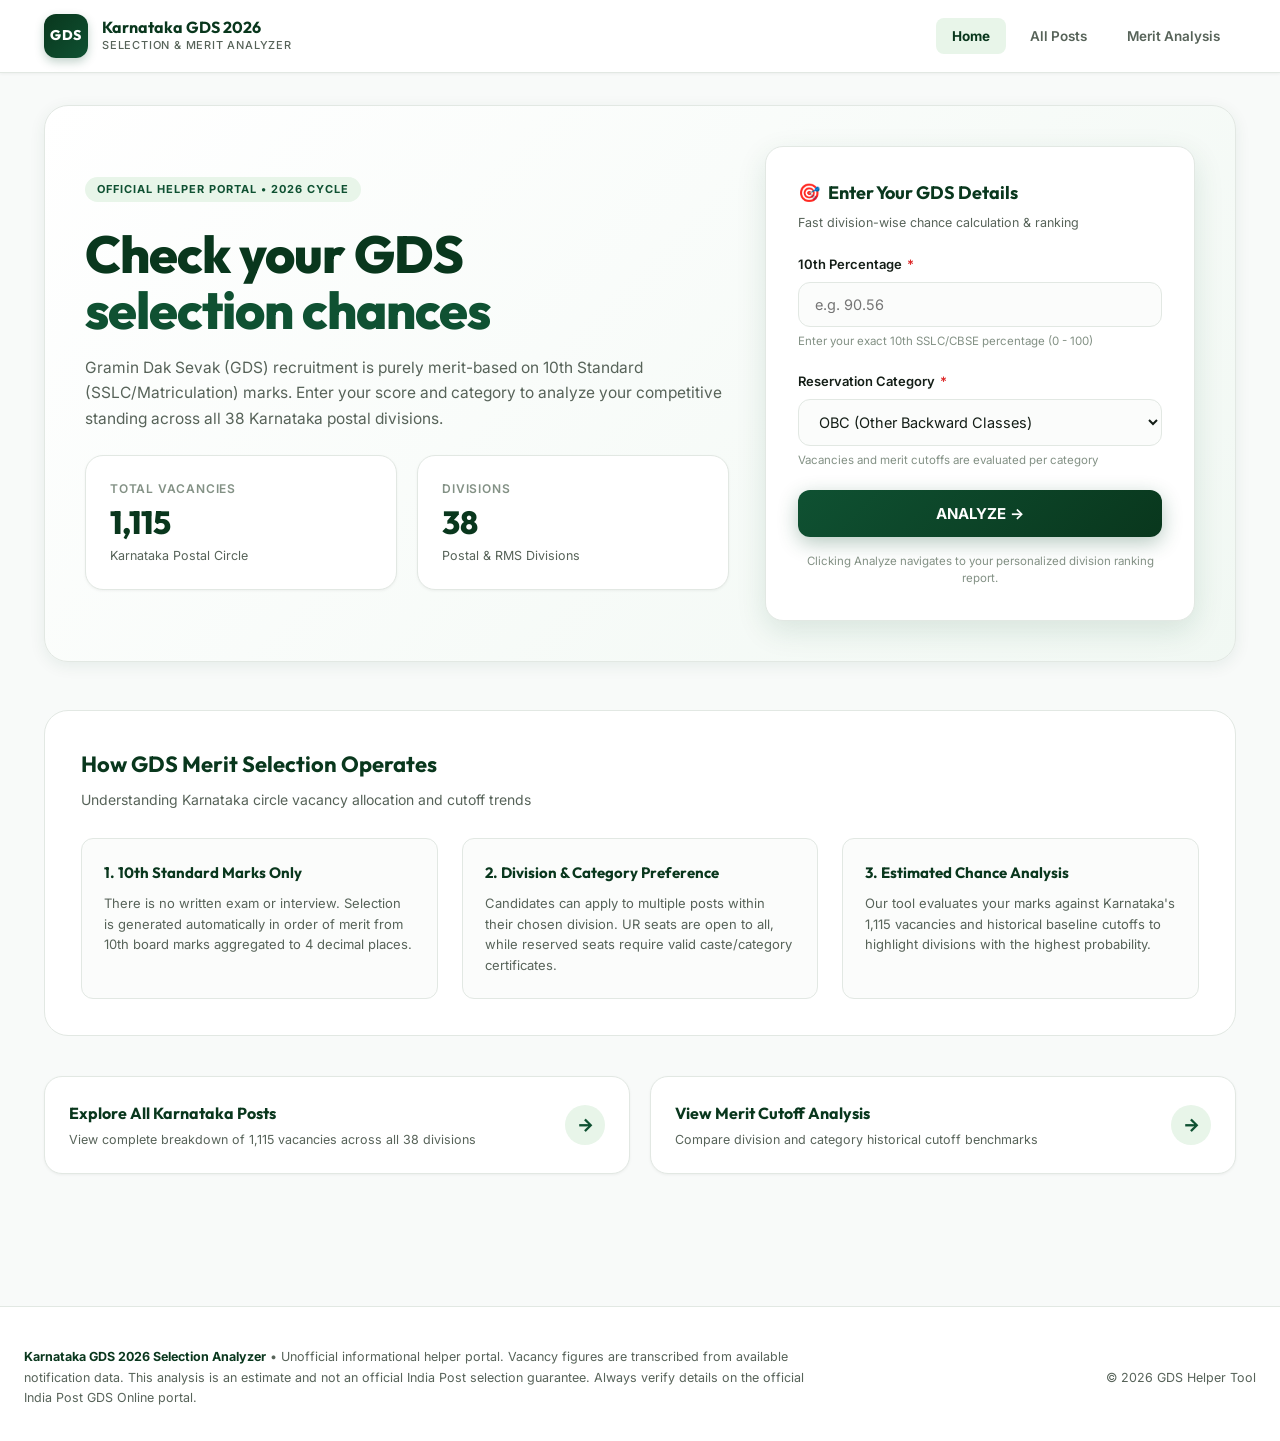
<file: index.html>
<!DOCTYPE html>
<html lang="en">
<head>
  <meta charset="UTF-8">
  <meta name="viewport" content="width=device-width, initial-scale=1.0">
  <title>Karnataka GDS 2026 Selection & Merit Analyzer</title>
  <meta name="description" content="Calculate your Karnataka GDS 2026 selection chance, compare 10th marks with reference cutoffs, and view division rankings.">
  <link rel="stylesheet" href="styles.css">
</head>
<body>

  <!-- Sticky Government Portal Header -->
  <header class="site-header">
    <div class="header-container">
      <a href="index.html" class="brand">
        <div class="brand-logo">GDS</div>
        <div class="brand-text">
          <b>Karnataka GDS 2026</b>
          <span>Selection & Merit Analyzer</span>
        </div>
      </a>
      <nav class="nav-menu" aria-label="Main Navigation">
        <a href="index.html" class="nav-link active">Home</a>
        <a href="posts.html" class="nav-link">All Posts</a>
        <a href="merit.html" class="nav-link">Merit Analysis</a>
      </nav>
    </div>
  </header>

  <!-- Main Content -->
  <main class="main-content">

    <!-- Hero & Input Form -->
    <section class="hero-wrapper">
      <div class="hero-info">
        <span class="page-badge">Official Helper Portal • 2026 Cycle</span>
        <h1>Check your GDS<em>selection chances</em></h1>
        <p class="hero-description">
          Gramin Dak Sevak (GDS) recruitment is purely merit-based on 10th Standard (SSLC/Matriculation) marks. Enter your score and category to analyze your competitive standing across all 38 Karnataka postal divisions.
        </p>
        
        <div class="stats-grid" style="margin-bottom: 0;">
          <div class="stat-card">
            <div class="stat-card-label">Total Vacancies</div>
            <div class="stat-card-value">1,115</div>
            <div class="stat-card-desc">Karnataka Postal Circle</div>
          </div>
          <div class="stat-card">
            <div class="stat-card-label">Divisions</div>
            <div class="stat-card-value">38</div>
            <div class="stat-card-desc">Postal & RMS Divisions</div>
          </div>
        </div>
      </div>

      <!-- User Input Card -->
      <div class="input-card">
        <h2 class="input-card-title">
          <span>🎯</span> Enter Your GDS Details
        </h2>
        <p class="input-card-subtitle">Fast division-wise chance calculation & ranking</p>

        <!-- Validation Alert Banner -->
        <div id="errorAlert" class="alert-error" role="alert">
          Please enter a valid 10th percentage between 0 and 100.
        </div>

        <form id="analyzerForm" novalidate>
          <div class="form-group">
            <label for="percentage" class="form-label">
              10th Percentage <span class="req">*</span>
            </label>
            <input 
              type="number" 
              id="percentage" 
              name="percentage"
              class="input-field" 
              min="0" 
              max="100" 
              step="0.01" 
              placeholder="e.g. 90.56" 
              required
              autocomplete="off"
            >
            <span class="input-hint">Enter your exact 10th SSLC/CBSE percentage (0 - 100)</span>
          </div>

          <div class="form-group">
            <label for="category" class="form-label">
              Reservation Category <span class="req">*</span>
            </label>
            <select id="category" name="category" class="select-field" required>
              <option value="OBC" selected>OBC (Other Backward Classes)</option>
              <option value="UR">UR (Unreserved / General)</option>
              <option value="SC">SC (Scheduled Caste)</option>
              <option value="ST">ST (Scheduled Tribe)</option>
              <option value="EWS">EWS (Economically Weaker Section)</option>
              <option value="PwD">PwD (Persons with Disabilities)</option>
            </select>
            <span class="input-hint">Vacancies and merit cutoffs are evaluated per category</span>
          </div>

          <button type="submit" id="analyzeBtn" class="btn-primary">
            ANALYZE →
          </button>
        </form>

        <p style="font-size: 11.5px; color: var(--text-light); margin: 16px 0 0; text-align: center; line-height: 1.5;">
          Clicking Analyze navigates to your personalized division ranking report.
        </p>
      </div>
    </section>

    <!-- Key Selection Method Information -->
    <section class="info-section">
      <h3 class="section-heading">How GDS Merit Selection Operates</h3>
      <p class="section-subheading">Understanding Karnataka circle vacancy allocation and cutoff trends</p>

      <div class="cards-grid-3">
        <div class="feature-box">
          <b>1. 10th Standard Marks Only</b>
          <p>There is no written exam or interview. Selection is generated automatically in order of merit from 10th board marks aggregated to 4 decimal places.</p>
        </div>
        <div class="feature-box">
          <b>2. Division & Category Preference</b>
          <p>Candidates can apply to multiple posts within their chosen division. UR seats are open to all, while reserved seats require valid caste/category certificates.</p>
        </div>
        <div class="feature-box">
          <b>3. Estimated Chance Analysis</b>
          <p>Our tool evaluates your marks against Karnataka's 1,115 vacancies and historical baseline cutoffs to highlight divisions with the highest probability.</p>
        </div>
      </div>
    </section>

    <!-- Quick Navigation to other pages -->
    <div class="actions-banner">
      <a href="posts.html" class="action-card">
        <div>
          <b>Explore All Karnataka Posts</b>
          <p>View complete breakdown of 1,115 vacancies across all 38 divisions</p>
        </div>
        <div class="action-icon">→</div>
      </a>
      <a href="merit.html" class="action-card">
        <div>
          <b>View Merit Cutoff Analysis</b>
          <p>Compare division and category historical cutoff benchmarks</p>
        </div>
        <div class="action-icon">→</div>
      </a>
    </div>

  </main>

  <!-- Portal Footer -->
  <footer class="site-footer">
    <div class="footer-inner">
      <div class="footer-disclaimer">
        <b>Karnataka GDS 2026 Selection Analyzer</b> • Unofficial informational helper portal.
        Vacancy figures are transcribed from available notification data. This analysis is an estimate and not an official India Post selection guarantee. Always verify details on the official India Post GDS Online portal.
      </div>
      <div>
        <span>© 2026 GDS Helper Tool</span>
      </div>
    </div>
  </footer>

  <script src="data.js"></script>
  <script src="app.js"></script>
</body>
</html>
</file>
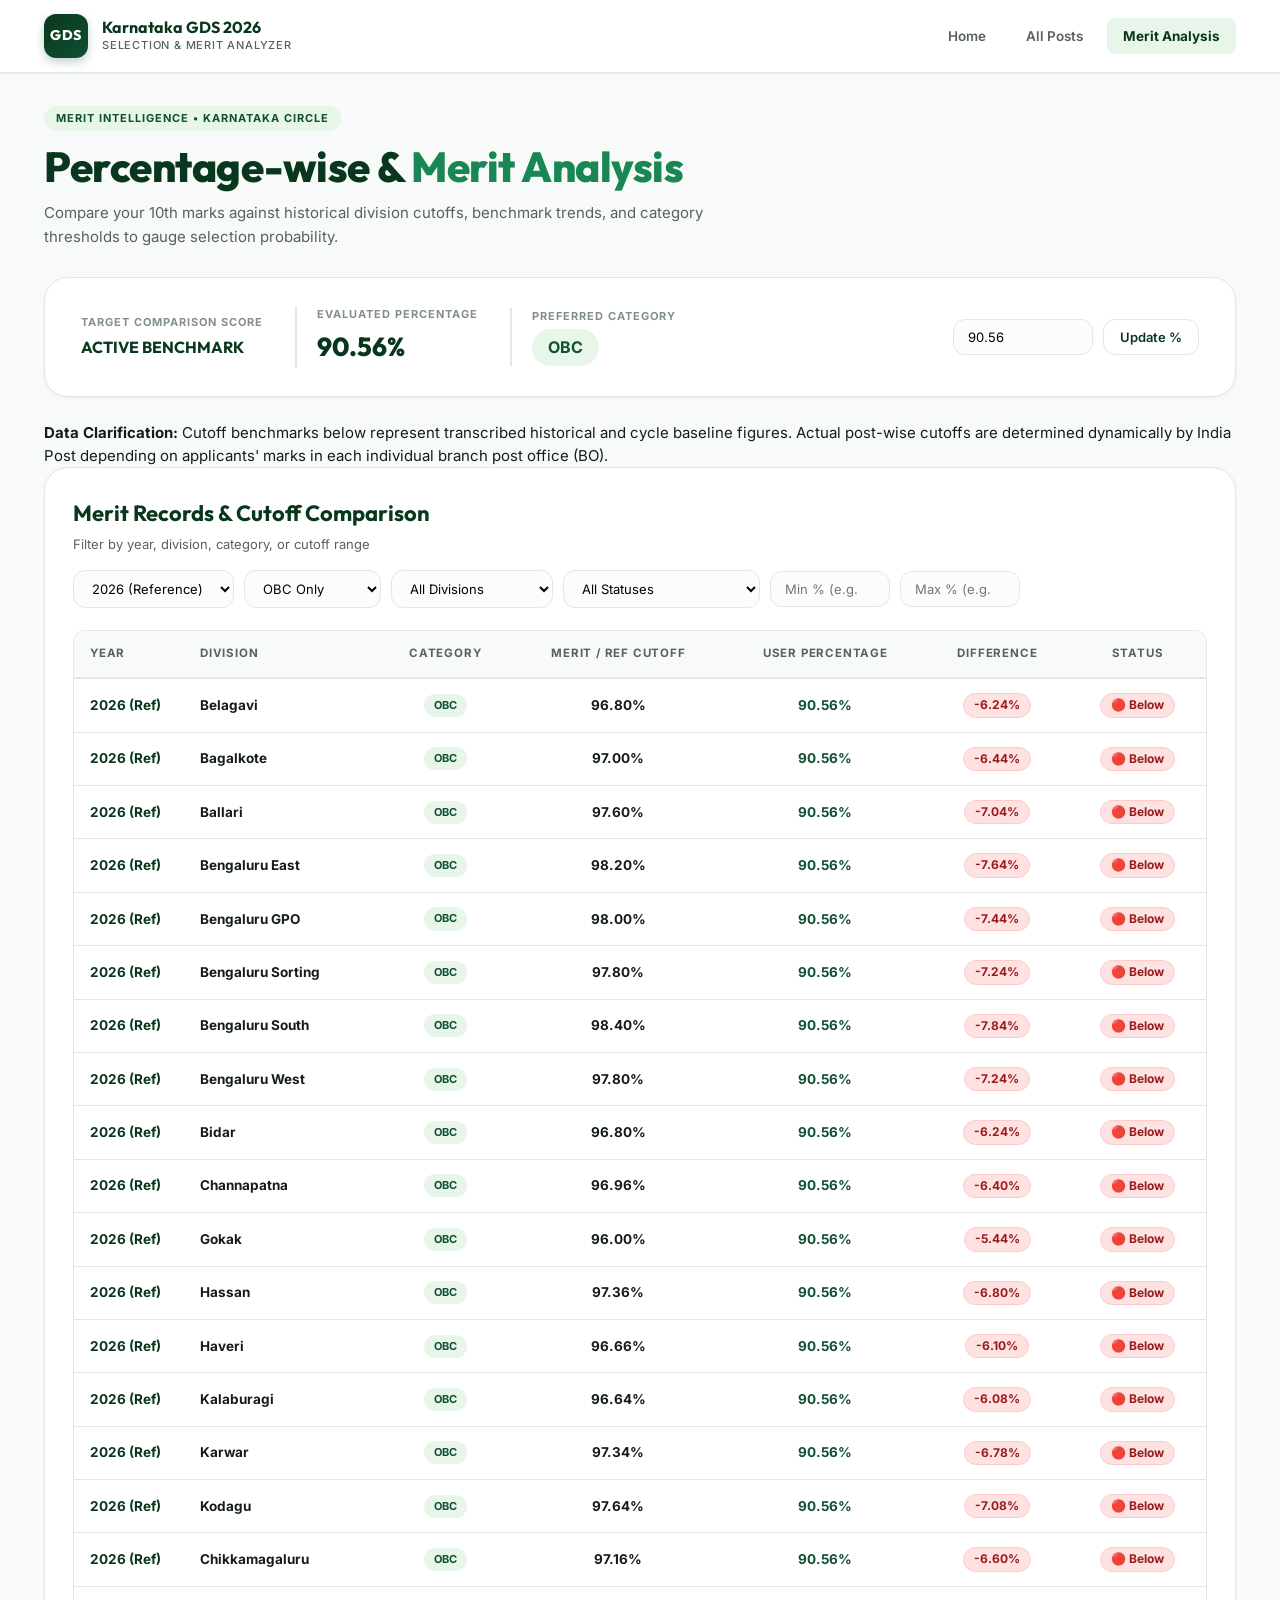
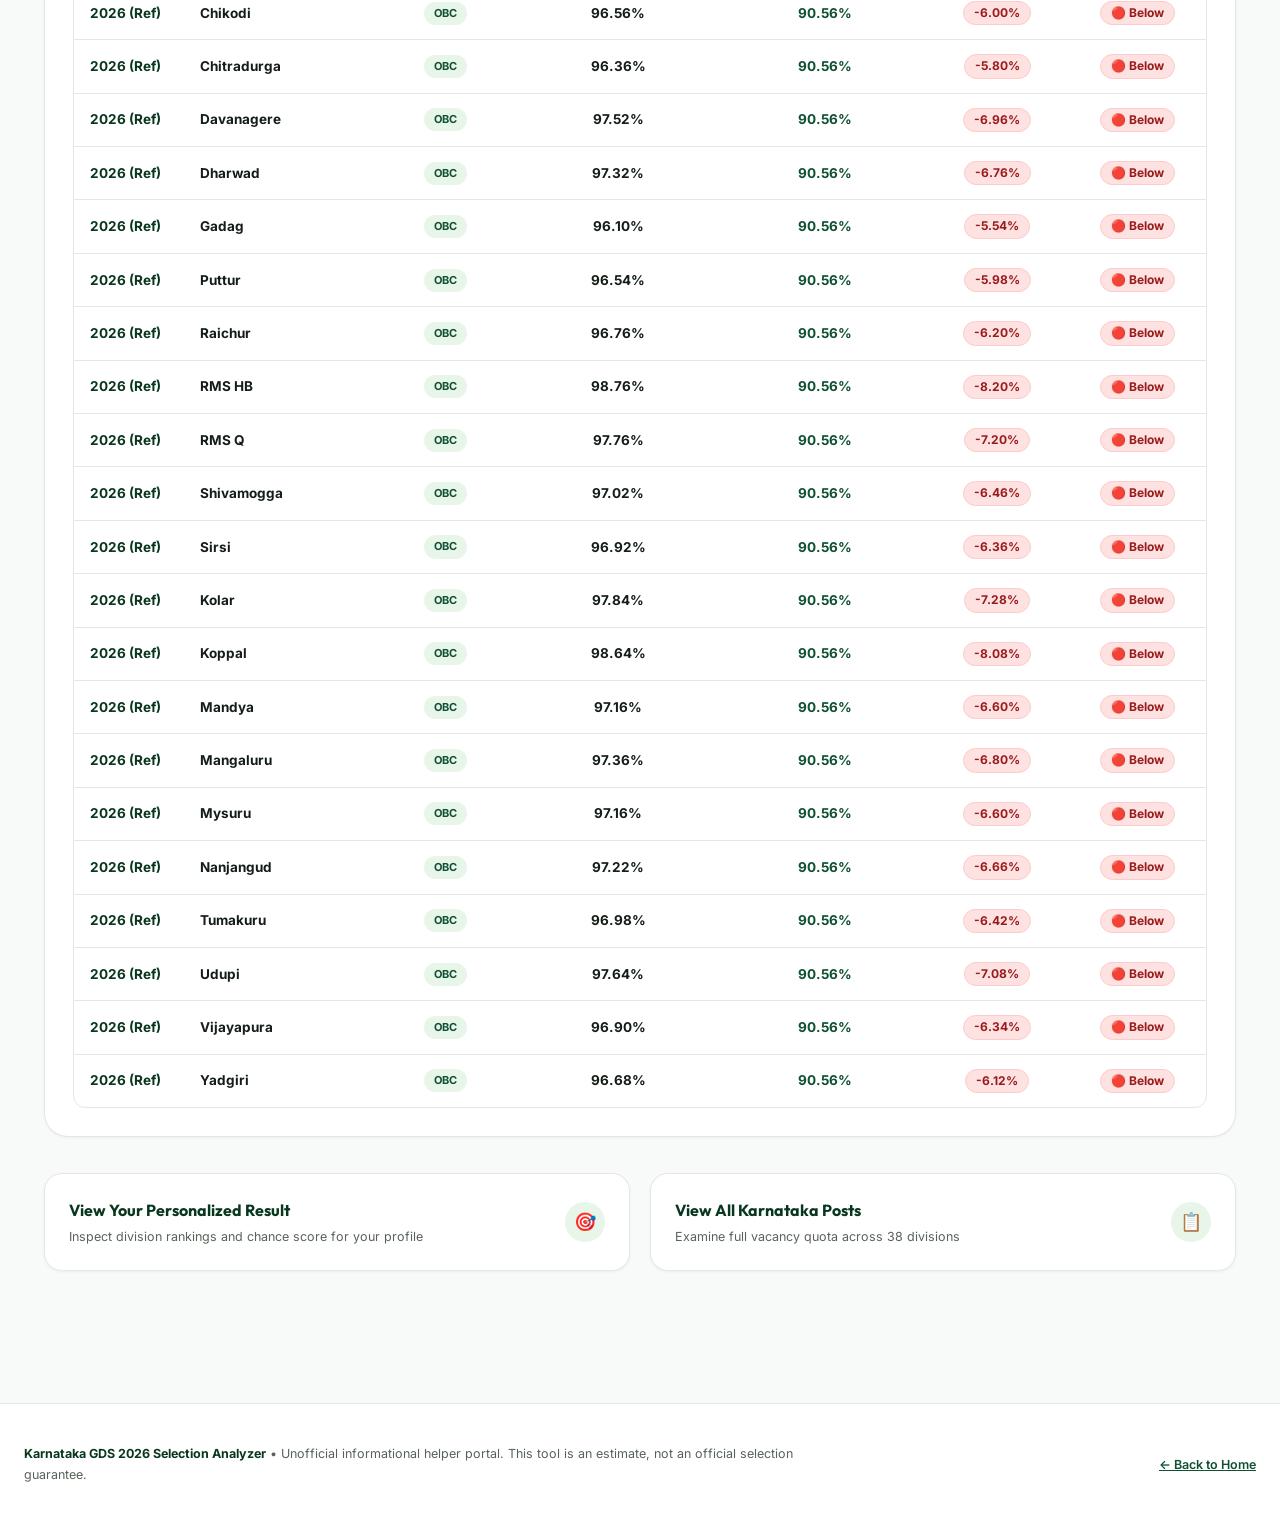
<file: merit.html>
<!DOCTYPE html>
<html lang="en">
<head>
  <meta charset="UTF-8">
  <meta name="viewport" content="width=device-width, initial-scale=1.0">
  <title>Merit Analysis - Karnataka GDS 2026</title>
  <meta name="description" content="Percentage-wise and merit-wise historical cutoff analysis across Karnataka postal divisions and categories.">
  <link rel="stylesheet" href="styles.css">
</head>
<body>

  <!-- Sticky Government Portal Header -->
  <header class="site-header">
    <div class="header-container">
      <a href="index.html" class="brand">
        <div class="brand-logo">GDS</div>
        <div class="brand-text">
          <b>Karnataka GDS 2026</b>
          <span>Selection & Merit Analyzer</span>
        </div>
      </a>
      <nav class="nav-menu" aria-label="Main Navigation">
        <a href="index.html" class="nav-link">Home</a>
        <a href="posts.html" class="nav-link">All Posts</a>
        <a href="merit.html" class="nav-link active">Merit Analysis</a>
      </nav>
    </div>
  </header>

  <!-- Main Content -->
  <main class="main-content">

    <div class="page-header">
      <span class="page-badge">Merit Intelligence • Karnataka Circle</span>
      <h1 class="page-title">Percentage-wise &amp; <em>Merit Analysis</em></h1>
      <p class="page-subtitle">
        Compare your 10th marks against historical division cutoffs, benchmark trends, and category thresholds to gauge selection probability.
      </p>
    </div>

    <!-- Active User Score Reference Bar -->
    <section class="profile-banner" style="margin-bottom: 24px;">
      <div class="profile-info">
        <div>
          <span class="profile-tag">Target Comparison Score</span>
          <div style="font-family: var(--font-display); font-size: 16px; font-weight: 700; color: var(--gov-green-dark);">
            ACTIVE BENCHMARK
          </div>
        </div>
        <div style="border-left: 2px solid var(--border-subtle); padding-left: 20px;">
          <span class="profile-tag">Evaluated Percentage</span>
          <span id="userPctDisplay" class="profile-value">90.56%</span>
        </div>
        <div style="border-left: 2px solid var(--border-subtle); padding-left: 20px;">
          <span class="profile-tag">Preferred Category</span>
          <span id="userCatDisplay" class="profile-pill">OBC</span>
        </div>
      </div>

      <div style="display: flex; gap: 10px; align-items: center;">
        <input 
          type="number" 
          id="customScoreInput" 
          class="search-input" 
          style="width: 140px;" 
          placeholder="Test other %" 
          min="0" 
          max="100" 
          step="0.01"
        >
        <button id="updateScoreBtn" class="btn-secondary" style="padding: 9px 16px; font-size: 13px;">
          Update %
        </button>
      </div>
    </section>

    <!-- Notice Card on Reference Data -->
    <div class="notice">
      <b>Data Clarification:</b> Cutoff benchmarks below represent transcribed historical and cycle baseline figures. Actual post-wise cutoffs are determined dynamically by India Post depending on applicants' marks in each individual branch post office (BO).
    </div>

    <!-- Multi-Filter Toolbar & Table Card -->
    <section class="table-container-card">
      <div class="toolbar">
        <div class="toolbar-title">
          <h3>Merit Records &amp; Cutoff Comparison</h3>
          <p>Filter by year, division, category, or cutoff range</p>
        </div>

        <div class="toolbar-controls" style="gap: 10px;">
          <!-- Year Filter -->
          <select id="filterYear" class="filter-select" aria-label="Filter by year">
            <option value="ALL">All Cycles</option>
            <option value="2026 (Ref)" selected>2026 (Reference)</option>
            <option value="2025">2025 Cycle</option>
            <option value="2024">2024 Cycle</option>
          </select>

          <!-- Category Filter -->
          <select id="filterCategory" class="filter-select" aria-label="Filter by category">
            <option value="ALL">All Categories</option>
            <option value="OBC" selected>OBC Only</option>
            <option value="UR">UR Only</option>
            <option value="SC">SC Only</option>
            <option value="ST">ST Only</option>
            <option value="EWS">EWS Only</option>
            <option value="PwD">PwD Only</option>
          </select>

          <!-- Division Dropdown Filter -->
          <select id="filterDivision" class="filter-select" aria-label="Filter by division">
            <option value="ALL" selected>All Divisions</option>
            <!-- Filled dynamically by merit.js -->
          </select>

          <!-- Status Filter -->
          <select id="filterStatus" class="filter-select" aria-label="Filter by status">
            <option value="ALL" selected>All Statuses</option>
            <option value="ABOVE">🟢 Above / Competitive</option>
            <option value="BORDERLINE">🟡 Borderline</option>
            <option value="BELOW">🔴 Below</option>
          </select>

          <!-- Min Cutoff Filter -->
          <input 
            type="number" 
            id="minCutoff" 
            class="search-input" 
            style="width: 120px;" 
            placeholder="Min % (e.g. 95)" 
            step="0.5"
          >
          
          <!-- Max Cutoff Filter -->
          <input 
            type="number" 
            id="maxCutoff" 
            class="search-input" 
            style="width: 120px;" 
            placeholder="Max % (e.g. 99)" 
            step="0.5"
          >
        </div>
      </div>

      <!-- Merit Data Table -->
      <div class="table-responsive">
        <table class="data-table" id="meritTable">
          <thead>
            <tr>
              <th style="width: 110px;">Year</th>
              <th>Division</th>
              <th style="text-align: center;">Category</th>
              <th style="text-align: center;">Merit / Ref Cutoff</th>
              <th style="text-align: center;">User Percentage</th>
              <th style="text-align: center;">Difference</th>
              <th style="text-align: center;">Status</th>
            </tr>
          </thead>
          <tbody id="meritTableBody">
            <!-- Dynamically populated by merit.js -->
          </tbody>
        </table>
      </div>
    </section>

    <!-- Bottom Actions -->
    <div class="actions-banner">
      <a href="result.html" class="action-card">
        <div>
          <b>View Your Personalized Result</b>
          <p>Inspect division rankings and chance score for your profile</p>
        </div>
        <div class="action-icon">🎯</div>
      </a>
      <a href="posts.html" class="action-card">
        <div>
          <b>View All Karnataka Posts</b>
          <p>Examine full vacancy quota across 38 divisions</p>
        </div>
        <div class="action-icon">📋</div>
      </a>
    </div>

  </main>

  <!-- Portal Footer -->
  <footer class="site-footer">
    <div class="footer-inner">
      <div class="footer-disclaimer">
        <b>Karnataka GDS 2026 Selection Analyzer</b> • Unofficial informational helper portal.
        This tool is an estimate, not an official selection guarantee.
      </div>
      <div>
        <a href="index.html" style="color: var(--gov-green-primary); font-weight: 600;">← Back to Home</a>
      </div>
    </div>
  </footer>

  <script src="data.js"></script>
  <script src="merit.js"></script>
</body>
</html>
</file>
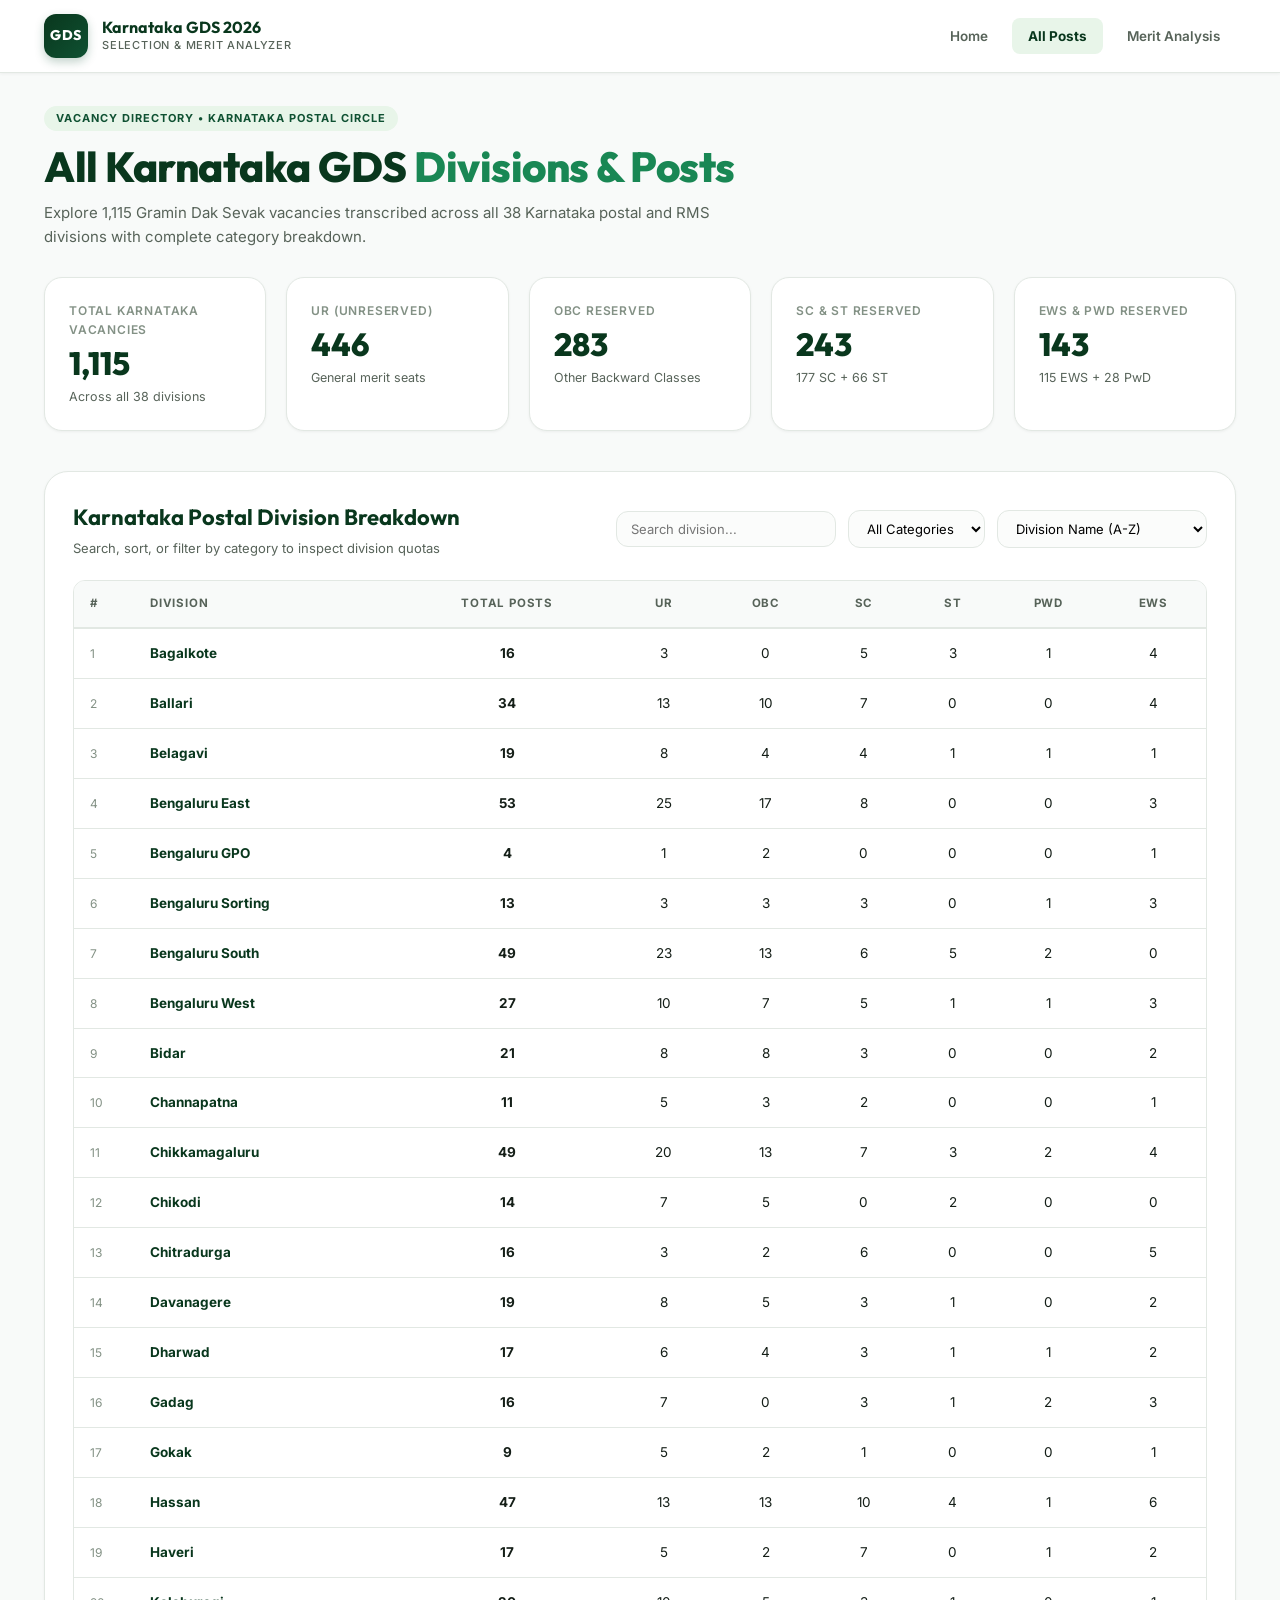
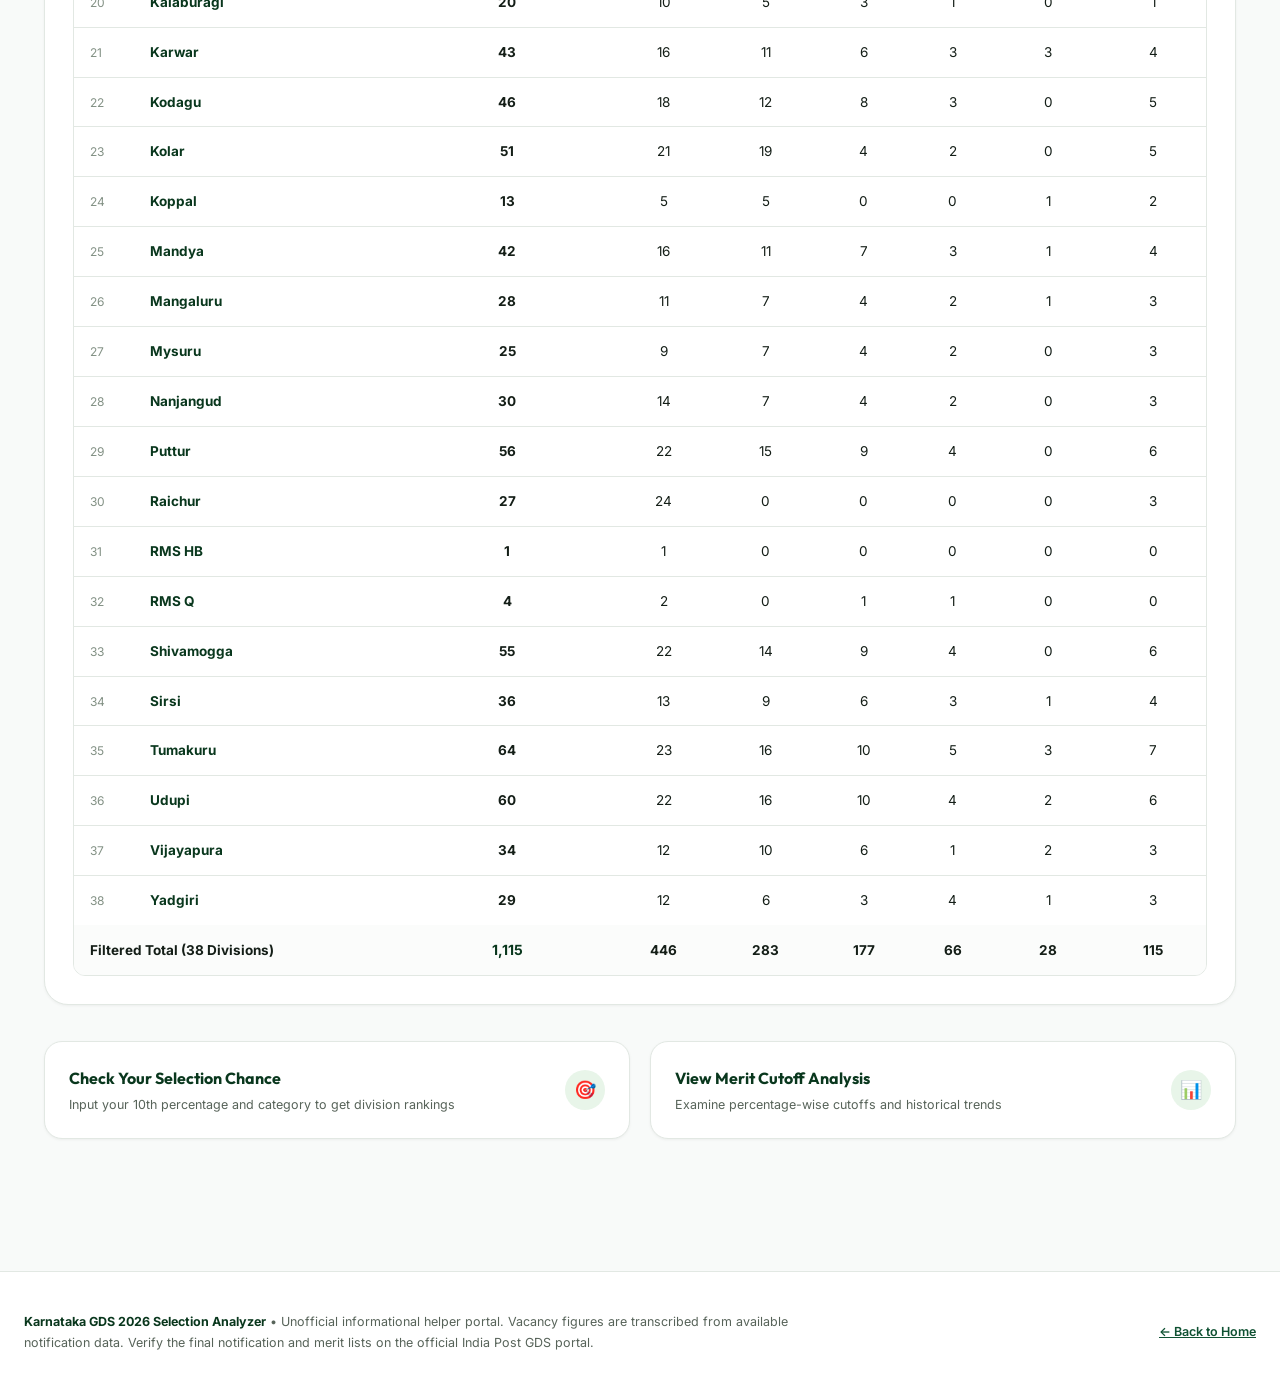
<file: posts.html>
<!DOCTYPE html>
<html lang="en">
<head>
  <meta charset="UTF-8">
  <meta name="viewport" content="width=device-width, initial-scale=1.0">
  <title>All Karnataka Posts - GDS 2026 Vacancy Directory</title>
  <meta name="description" content="Complete Karnataka circle Gramin Dak Sevak 2026 vacancy list across all 38 divisions and reservation categories.">
  <link rel="stylesheet" href="styles.css">
</head>
<body>

  <!-- Sticky Government Portal Header -->
  <header class="site-header">
    <div class="header-container">
      <a href="index.html" class="brand">
        <div class="brand-logo">GDS</div>
        <div class="brand-text">
          <b>Karnataka GDS 2026</b>
          <span>Selection & Merit Analyzer</span>
        </div>
      </a>
      <nav class="nav-menu" aria-label="Main Navigation">
        <a href="index.html" class="nav-link">Home</a>
        <a href="posts.html" class="nav-link active">All Posts</a>
        <a href="merit.html" class="nav-link">Merit Analysis</a>
      </nav>
    </div>
  </header>

  <!-- Main Content -->
  <main class="main-content">

    <div class="page-header">
      <span class="page-badge">Vacancy Directory • Karnataka Postal Circle</span>
      <h1 class="page-title">All Karnataka GDS <em>Divisions & Posts</em></h1>
      <p class="page-subtitle">
        Explore 1,115 Gramin Dak Sevak vacancies transcribed across all 38 Karnataka postal and RMS divisions with complete category breakdown.
      </p>
    </div>

    <!-- Vacancy Summary Metric Cards -->
    <div class="stats-grid" id="vacancyStatsGrid">
      <div class="stat-card">
        <div class="stat-card-label">Total Karnataka Vacancies</div>
        <div id="statTotalPosts" class="stat-card-value">1,115</div>
        <div class="stat-card-desc">Across all 38 divisions</div>
      </div>
      <div class="stat-card">
        <div class="stat-card-label">UR (Unreserved)</div>
        <div id="statUR" class="stat-card-value">446</div>
        <div class="stat-card-desc">General merit seats</div>
      </div>
      <div class="stat-card">
        <div class="stat-card-label">OBC Reserved</div>
        <div id="statOBC" class="stat-card-value">283</div>
        <div class="stat-card-desc">Other Backward Classes</div>
      </div>
      <div class="stat-card">
        <div class="stat-card-label">SC & ST Reserved</div>
        <div id="statSCST" class="stat-card-value">243</div>
        <div class="stat-card-desc">177 SC + 66 ST</div>
      </div>
      <div class="stat-card">
        <div class="stat-card-label">EWS & PwD Reserved</div>
        <div id="statEWSPWD" class="stat-card-value">143</div>
        <div class="stat-card-desc">115 EWS + 28 PwD</div>
      </div>
    </div>

    <!-- Active Filter Banner (Dynamic) -->
    <div id="activeFilterBadge" class="notice" style="display: none; background: var(--gov-green-light); border-left-color: var(--gov-green-primary); margin-bottom: 20px;">
      Showing vacancies filtered for: <b id="activeFilterName">OBC</b> • Total Seats: <b id="activeFilterCount">283</b>
    </div>

    <!-- Table Container Card -->
    <section class="table-container-card">
      <div class="toolbar">
        <div class="toolbar-title">
          <h3>Karnataka Postal Division Breakdown</h3>
          <p>Search, sort, or filter by category to inspect division quotas</p>
        </div>
        <div class="toolbar-controls">
          <input 
            type="text" 
            id="postSearch" 
            class="search-input" 
            placeholder="Search division..."
            aria-label="Search division"
          >

          <select id="categoryFilter" class="filter-select" aria-label="Filter by category">
            <option value="ALL" selected>All Categories</option>
            <option value="UR">UR Only</option>
            <option value="OBC">OBC Only</option>
            <option value="SC">SC Only</option>
            <option value="ST">ST Only</option>
            <option value="EWS">EWS Only</option>
            <option value="PWD">PwD Only</option>
          </select>

          <select id="postSort" class="filter-select" aria-label="Sort table">
            <option value="name" selected>Division Name (A-Z)</option>
            <option value="total_desc">Total Posts (Highest First)</option>
            <option value="total_asc">Total Posts (Lowest First)</option>
            <option value="ur_desc">UR Posts (Highest First)</option>
            <option value="obc_desc">OBC Posts (Highest First)</option>
            <option value="sc_desc">SC Posts (Highest First)</option>
            <option value="st_desc">ST Posts (Highest First)</option>
            <option value="ews_desc">EWS Posts (Highest First)</option>
            <option value="pwd_desc">PwD Posts (Highest First)</option>
          </select>
        </div>
      </div>

      <div class="table-responsive">
        <table class="data-table" id="allPostsTable">
          <thead>
            <tr>
              <th style="width: 60px;">#</th>
              <th>Division</th>
              <th style="text-align: center;">Total Posts</th>
              <th style="text-align: center;" class="col-ur">UR</th>
              <th style="text-align: center;" class="col-obc">OBC</th>
              <th style="text-align: center;" class="col-sc">SC</th>
              <th style="text-align: center;" class="col-st">ST</th>
              <th style="text-align: center;" class="col-pwd">PwD</th>
              <th style="text-align: center;" class="col-ews">EWS</th>
            </tr>
          </thead>
          <tbody id="postsTableBody">
            <!-- Dynamically filled by posts.js -->
          </tbody>
          <tfoot id="postsTableFoot" style="background: var(--bg-card-muted); font-weight: 700;">
            <!-- Sum row rendered by posts.js -->
          </tfoot>
        </table>
      </div>
    </section>

    <!-- Bottom Actions -->
    <div class="actions-banner">
      <a href="index.html" class="action-card">
        <div>
          <b>Check Your Selection Chance</b>
          <p>Input your 10th percentage and category to get division rankings</p>
        </div>
        <div class="action-icon">🎯</div>
      </a>
      <a href="merit.html" class="action-card">
        <div>
          <b>View Merit Cutoff Analysis</b>
          <p>Examine percentage-wise cutoffs and historical trends</p>
        </div>
        <div class="action-icon">📊</div>
      </a>
    </div>

  </main>

  <!-- Portal Footer -->
  <footer class="site-footer">
    <div class="footer-inner">
      <div class="footer-disclaimer">
        <b>Karnataka GDS 2026 Selection Analyzer</b> • Unofficial informational helper portal.
        Vacancy figures are transcribed from available notification data. Verify the final notification and merit lists on the official India Post GDS portal.
      </div>
      <div>
        <a href="index.html" style="color: var(--gov-green-primary); font-weight: 600;">← Back to Home</a>
      </div>
    </div>
  </footer>

  <script src="data.js"></script>
  <script src="posts.js"></script>
</body>
</html>
</file>
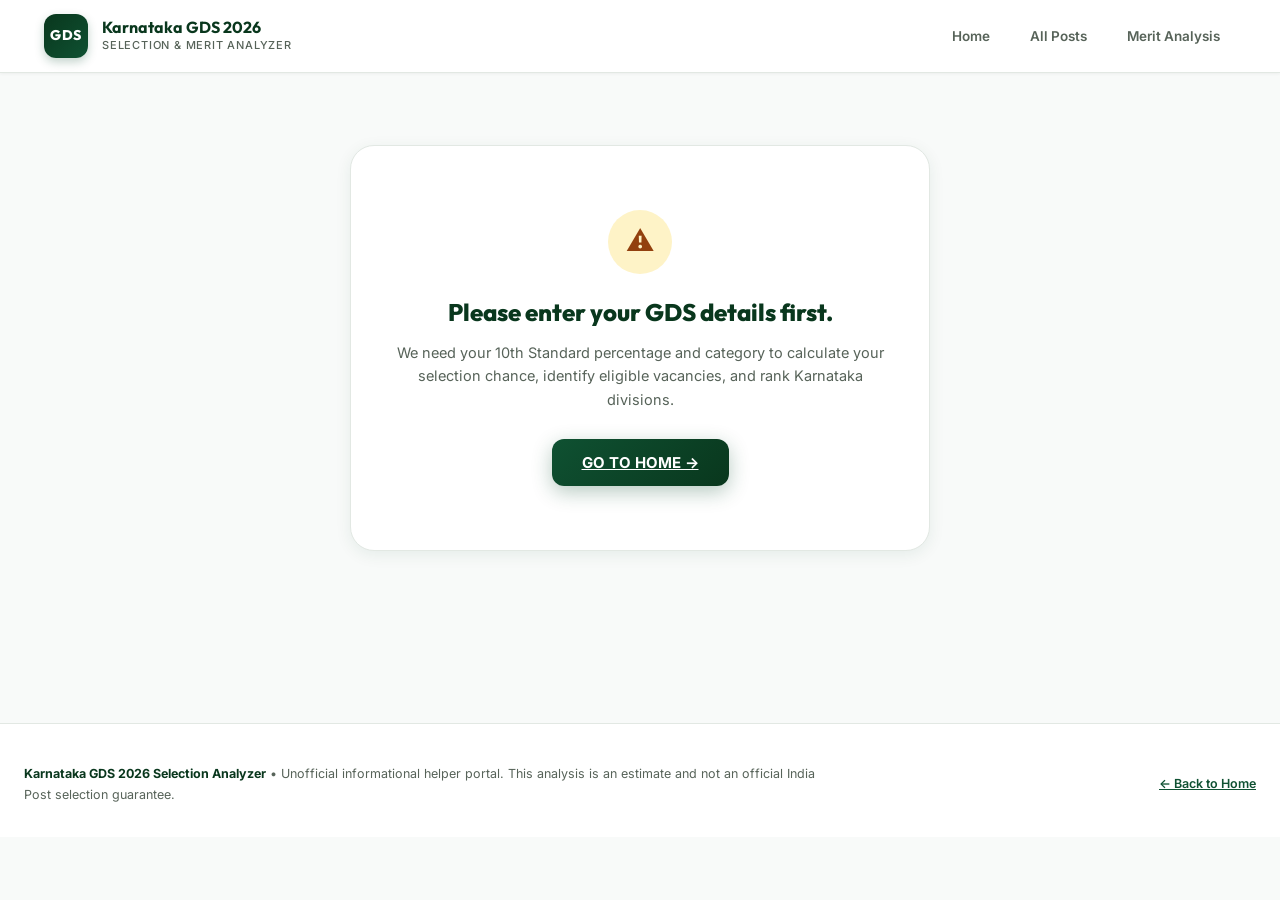
<file: result.html>
<!DOCTYPE html>
<html lang="en">
<head>
  <meta charset="UTF-8">
  <meta name="viewport" content="width=device-width, initial-scale=1.0">
  <title>Your GDS Selection Result - Karnataka 2026</title>
  <meta name="description" content="Personalized GDS selection chance estimate and division rankings based on your 10th percentage and category.">
  <link rel="stylesheet" href="styles.css">
</head>
<body>

  <!-- Sticky Government Portal Header -->
  <header class="site-header">
    <div class="header-container">
      <a href="index.html" class="brand">
        <div class="brand-logo">GDS</div>
        <div class="brand-text">
          <b>Karnataka GDS 2026</b>
          <span>Selection & Merit Analyzer</span>
        </div>
      </a>
      <nav class="nav-menu" aria-label="Main Navigation">
        <a href="index.html" class="nav-link">Home</a>
        <a href="posts.html" class="nav-link">All Posts</a>
        <a href="merit.html" class="nav-link">Merit Analysis</a>
      </nav>
    </div>
  </header>

  <!-- Main Content -->
  <main class="main-content">

    <!-- Fallback State: Shown only if no profile data exists in storage -->
    <div id="noDataFallback" class="empty-state-card" style="display: none;">
      <div class="empty-state-icon">⚠️</div>
      <h2>Please enter your GDS details first.</h2>
      <p>
        We need your 10th Standard percentage and category to calculate your selection chance, identify eligible vacancies, and rank Karnataka divisions.
      </p>
      <a href="index.html" class="btn-primary" style="display: inline-flex; width: auto; padding: 12px 30px;">
        GO TO HOME →
      </a>
    </div>

    <!-- Main Results Section (Populated dynamically by result.js) -->
    <div id="resultsContainer" style="display: none;">

      <!-- PAGE HEADER -->
      <div class="page-header">
        <span class="page-badge">Analysis Report • Karnataka Circle</span>
        <h1 class="page-title">Personalized GDS <em>Selection Analysis</em></h1>
        <p class="page-subtitle">
          Evaluated against 1,115 Karnataka vacancies and reference merit cutoffs.
        </p>
      </div>

      <!-- TOP SUMMARY CARD: YOUR GDS PROFILE -->
      <section class="profile-banner">
        <div class="profile-info">
          <div>
            <span class="profile-tag">Candidate Profile</span>
            <div style="font-family: var(--font-display); font-size: 18px; font-weight: 700; color: var(--gov-green-dark);">
              YOUR GDS PROFILE
            </div>
          </div>
          <div style="border-left: 2px solid var(--border-subtle); padding-left: 24px;">
            <span class="profile-tag">10th Percentage</span>
            <span id="profilePct" class="profile-value">--%</span>
          </div>
          <div style="border-left: 2px solid var(--border-subtle); padding-left: 24px;">
            <span class="profile-tag">Selected Category</span>
            <span id="profileCat" class="profile-pill">--</span>
          </div>
          <div style="border-left: 2px solid var(--border-subtle); padding-left: 24px;">
            <span class="profile-tag">State Vacancy Target</span>
            <span id="profileSeats" class="profile-value" style="font-size: 20px;">--</span>
          </div>
        </div>

        <div>
          <button id="editProfileBtn" class="btn-secondary" title="Change marks or category">
            ✏️ Change Details
          </button>
        </div>
      </section>

      <!-- QUICK EDIT DRAWER / MODAL (Collapsible) -->
      <div id="quickEditCard" class="input-card" style="display: none; margin-bottom: 28px; background: #fefefe; border: 1.5px solid var(--gov-green-medium);">
        <div style="display: flex; justify-content: space-between; align-items: center; margin-bottom: 16px;">
          <h3 style="margin: 0; font-family: var(--font-display); color: var(--gov-green-dark); font-size: 17px;">
            Quick Adjust Score or Category
          </h3>
          <button id="closeEditBtn" style="background: none; border: none; font-size: 18px; cursor: pointer; color: var(--text-muted);">✕</button>
        </div>
        <div style="display: flex; gap: 14px; flex-wrap: wrap; align-items: flex-end;">
          <div style="flex: 1; min-width: 160px;">
            <label class="form-label" for="editPct">10th Percentage (%)</label>
            <input type="number" id="editPct" class="input-field" min="0" max="100" step="0.01">
          </div>
          <div style="flex: 1; min-width: 160px;">
            <label class="form-label" for="editCat">Category</label>
            <select id="editCat" class="select-field">
              <option value="OBC">OBC</option>
              <option value="UR">UR</option>
              <option value="SC">SC</option>
              <option value="ST">ST</option>
              <option value="EWS">EWS</option>
              <option value="PwD">PwD</option>
            </select>
          </div>
          <button id="applyEditBtn" class="btn-primary" style="width: auto; height: 46px; padding: 0 24px;">
            Recalculate →
          </button>
        </div>
      </div>

      <!-- SELECTION CHANCE HERO CARD -->
      <section class="chance-hero-card">
        <!-- Visual circular / arc meter -->
        <div class="gauge-circle" id="gaugeCircle">
          <div class="gauge-inner">
            <span id="chanceScoreDisplay" class="gauge-score">--</span>
            <span class="gauge-label">Chance Score</span>
          </div>
        </div>

        <div class="chance-details">
          <div style="font-size: 12px; text-transform: uppercase; letter-spacing: 1.5px; opacity: 0.85; margin-bottom: 6px; font-weight: 700;">
            Estimated Selection Chance
          </div>
          <h2 id="chanceHeading">Evaluating Profile...</h2>
          
          <div>
            <span id="chanceBadge" class="chance-verdict-badge badge-mid">Borderline</span>
          </div>

          <p id="chanceSummary" class="chance-summary-text">
            Comparing your score across Karnataka postal divisions...
          </p>

          <div class="official-disclaimer">
            <b>Important Notice:</b> This is an estimated analysis based on available vacancy and historical merit data. It is <u>NOT</u> an official India Post selection guarantee.
          </div>
        </div>
      </section>

      <!-- DIVISION OPPORTUNITY SUMMARY STATS -->
      <div class="stats-grid">
        <div class="stat-card">
          <div class="stat-card-label">Category Seats Available</div>
          <div id="statTotalSeats" class="stat-card-value">--</div>
          <div class="stat-card-desc">For your category across state</div>
        </div>
        <div class="stat-card">
          <div class="stat-card-label">Divisions with Category Seats</div>
          <div id="statEligibleDivs" class="stat-card-value">--</div>
          <div class="stat-card-desc">Out of 38 Karnataka divisions</div>
        </div>
        <div class="stat-card">
          <div class="stat-card-label">Competitive Matches</div>
          <div id="statStrongMatches" class="stat-card-value">--</div>
          <div class="stat-card-desc">Divisions at or above cutoff</div>
        </div>
        <div class="stat-card">
          <div class="stat-card-label">Top Recommended Division</div>
          <div id="statTopDiv" class="stat-card-value" style="font-size: 20px;">--</div>
          <div class="stat-card-desc">Highest opportunity score</div>
        </div>
      </div>

      <!-- BEST DIVISIONS FOR YOU: RANKED TABLE -->
      <section class="table-container-card">
        <div class="toolbar">
          <div class="toolbar-title">
            <h3>Best Divisions for You</h3>
            <p>Automatically ranked from BEST opportunity to WORST opportunity for your score and category</p>
          </div>
          <div class="toolbar-controls">
            <input 
              type="text" 
              id="divisionSearch" 
              class="search-input" 
              placeholder="Search division..."
              aria-label="Search division"
            >
            <select id="divisionSort" class="filter-select" aria-label="Sort divisions">
              <option value="opportunity" selected>Best Opportunity (Default)</option>
              <option value="seats">Most Category Seats First</option>
              <option value="cutoff">Lowest Reference Cutoff First</option>
              <option value="alpha">Division Name (A to Z)</option>
            </select>
          </div>
        </div>

        <div class="table-responsive">
          <table class="data-table" id="divisionsTable">
            <thead>
              <tr>
                <th style="width: 70px;">Rank</th>
                <th>Division</th>
                <th style="text-align: center;">Category Vacancies</th>
                <th style="text-align: center;">Reference Merit %</th>
                <th style="text-align: center;">Your Percentage</th>
                <th style="text-align: center;">Difference</th>
                <th style="text-align: center;">Estimated Chance</th>
              </tr>
            </thead>
            <tbody id="rankedTableBody">
              <!-- Dynamically rendered by result.js -->
            </tbody>
          </table>
        </div>
      </section>

      <!-- NAVIGATION BUTTONS TO OTHER SECTIONS -->
      <div class="actions-banner">
        <a href="posts.html" class="action-card">
          <div>
            <b>VIEW ALL KARNATAKA POSTS →</b>
            <p>Browse full vacancy table for all 38 divisions with category filters and search</p>
          </div>
          <div class="action-icon">📋</div>
        </a>

        <a href="merit.html" class="action-card">
          <div>
            <b>VIEW MERIT ANALYSIS →</b>
            <p>Compare division cutoffs across multi-year cycles (2026 Ref, 2025, 2024)</p>
          </div>
          <div class="action-icon">📈</div>
        </a>
      </div>

    </div>

  </main>

  <!-- Portal Footer -->
  <footer class="site-footer">
    <div class="footer-inner">
      <div class="footer-disclaimer">
        <b>Karnataka GDS 2026 Selection Analyzer</b> • Unofficial informational helper portal.
        This analysis is an estimate and not an official India Post selection guarantee.
      </div>
      <div>
        <a href="index.html" style="color: var(--gov-green-primary); font-weight: 600;">← Back to Home</a>
      </div>
    </div>
  </footer>

  <script src="data.js"></script>
  <script src="result.js"></script>
</body>
</html>
</file>
<file: styles.css>
/* ==========================================================================
   Karnataka GDS 2026 Selection Analyzer - Modern Government Portal Theme
   Dark Green Primary • Crisp White • Professional Cards • Responsive
   ========================================================================== */

@import url('https://fonts.googleapis.com/css2?family=Inter:wght@400;500;600;700;800&family=Outfit:wght@500;600;700;800&display=swap');

:root {
  /* Brand colors */
  --gov-green-dark: #09371d;
  --gov-green-primary: #0f5132;
  --gov-green-medium: #198754;
  --gov-green-light: #e8f5e9;
  --gov-green-tint: #f1f8f3;
  --gov-gold: #b45309;
  --gov-gold-light: #fef3c7;

  /* Neutral tones */
  --bg-page: #f8faf9;
  --bg-card: #ffffff;
  --bg-card-muted: #fbfcfb;
  --border-subtle: #e2e8e3;
  --border-focus: #198754;

  /* Text colors */
  --text-main: #141e17;
  --text-muted: #576359;
  --text-light: #839185;
  --text-inverse: #ffffff;

  /* Status badges */
  --status-good-bg: #d1fae5;
  --status-good-text: #065f46;
  --status-good-border: #a7f3d0;

  --status-mid-bg: #fef3c7;
  --status-mid-text: #92400e;
  --status-mid-border: #fde68a;

  --status-low-bg: #fee2e2;
  --status-low-text: #991b1b;
  --status-low-border: #fecaca;

  /* Shadows & Radius */
  --radius-sm: 8px;
  --radius-md: 12px;
  --radius-lg: 18px;
  --radius-xl: 24px;
  --shadow-sm: 0 1px 3px rgba(0, 0, 0, 0.05);
  --shadow-md: 0 4px 16px rgba(15, 81, 50, 0.08);
  --shadow-lg: 0 10px 30px rgba(15, 81, 50, 0.12);
  --shadow-xl: 0 20px 45px rgba(15, 81, 50, 0.16);

  --font-sans: 'Inter', -apple-system, BlinkMacSystemFont, 'Segoe UI', Roboto, sans-serif;
  --font-display: 'Outfit', 'Inter', sans-serif;
}

*, *::before, *::after {
  box-sizing: border-box;
}

html {
  scroll-behavior: smooth;
  font-size: 15px;
}

body {
  margin: 0;
  padding: 0;
  font-family: var(--font-sans);
  background-color: var(--bg-page);
  color: var(--text-main);
  line-height: 1.55;
  -webkit-font-smoothing: antialiased;
}

/* ==========================================================================
   Header & Sticky Navigation
   ========================================================================== */
.site-header {
  position: sticky;
  top: 0;
  z-index: 100;
  background: rgba(255, 255, 255, 0.96);
  backdrop-filter: blur(10px);
  border-bottom: 1px solid var(--border-subtle);
  box-shadow: var(--shadow-sm);
}

.header-container {
  max-width: 1240px;
  margin: 0 auto;
  padding: 0 24px;
  height: 72px;
  display: flex;
  align-items: center;
  justify-content: space-between;
}

.brand {
  display: flex;
  align-items: center;
  gap: 14px;
  text-decoration: none;
  color: inherit;
}

.brand-logo {
  width: 44px;
  height: 44px;
  background: linear-gradient(135deg, var(--gov-green-dark), var(--gov-green-primary));
  color: #fff;
  border-radius: var(--radius-md);
  display: grid;
  place-items: center;
  font-family: var(--font-display);
  font-weight: 800;
  font-size: 14px;
  letter-spacing: 0.5px;
  box-shadow: 0 4px 10px rgba(15, 81, 50, 0.25);
}

.brand-text b {
  display: block;
  font-family: var(--font-display);
  font-size: 16px;
  font-weight: 700;
  color: var(--gov-green-dark);
  line-height: 1.2;
}

.brand-text span {
  display: block;
  font-size: 11px;
  color: var(--text-muted);
  font-weight: 500;
  text-transform: uppercase;
  letter-spacing: 0.8px;
}

.nav-menu {
  display: flex;
  align-items: center;
  gap: 8px;
}

.nav-link {
  text-decoration: none;
  padding: 8px 16px;
  font-size: 13.5px;
  font-weight: 600;
  color: var(--text-muted);
  border-radius: var(--radius-sm);
  transition: all 0.2s ease;
}

.nav-link:hover {
  color: var(--gov-green-primary);
  background: var(--gov-green-light);
}

.nav-link.active {
  color: var(--gov-green-dark);
  background: var(--gov-green-light);
  font-weight: 700;
  position: relative;
}

/* ==========================================================================
   Common Layout & Container
   ========================================================================== */
.main-content {
  max-width: 1240px;
  margin: 0 auto;
  padding: 32px 24px 72px;
}

.page-header {
  margin-bottom: 28px;
}

.page-badge {
  display: inline-flex;
  align-items: center;
  gap: 6px;
  padding: 4px 12px;
  background: var(--gov-green-light);
  color: var(--gov-green-primary);
  font-size: 11px;
  font-weight: 700;
  text-transform: uppercase;
  letter-spacing: 1px;
  border-radius: 20px;
  margin-bottom: 12px;
}

.page-title {
  font-family: var(--font-display);
  font-size: clamp(28px, 4vw, 42px);
  font-weight: 800;
  color: var(--gov-green-dark);
  line-height: 1.15;
  margin: 0 0 10px;
  letter-spacing: -0.5px;
}

.page-title em {
  font-style: normal;
  color: var(--gov-green-medium);
}

.page-subtitle {
  font-size: 15px;
  color: var(--text-muted);
  max-width: 720px;
  margin: 0;
  line-height: 1.6;
}

/* ==========================================================================
   Home Hero & Input Card (index.html)
   ========================================================================== */
.hero-wrapper {
  display: grid;
  grid-template-columns: 1.2fr 0.8fr;
  gap: 36px;
  align-items: center;
  margin-bottom: 48px;
  padding: 40px;
  background: linear-gradient(135deg, #ffffff 0%, var(--gov-green-tint) 100%);
  border: 1px solid var(--border-subtle);
  border-radius: var(--radius-xl);
  box-shadow: var(--shadow-md);
}

.hero-info h1 {
  font-family: var(--font-display);
  font-size: clamp(32px, 4.5vw, 52px);
  font-weight: 800;
  color: var(--gov-green-dark);
  line-height: 1.08;
  letter-spacing: -1px;
  margin: 12px 0 16px;
}

.hero-info h1 em {
  font-style: normal;
  color: var(--gov-green-primary);
  display: block;
}

.hero-description {
  font-size: 15.5px;
  color: var(--text-muted);
  line-height: 1.65;
  margin-bottom: 24px;
}

/* Input Form Card */
.input-card {
  background: #ffffff;
  border: 1px solid var(--border-subtle);
  border-radius: var(--radius-lg);
  padding: 32px;
  box-shadow: var(--shadow-lg);
  position: relative;
}

.input-card-title {
  font-family: var(--font-display);
  font-size: 18px;
  font-weight: 700;
  color: var(--gov-green-dark);
  margin: 0 0 6px;
  display: flex;
  align-items: center;
  gap: 8px;
}

.input-card-subtitle {
  font-size: 12.5px;
  color: var(--text-muted);
  margin: 0 0 22px;
}

.form-group {
  margin-bottom: 20px;
}

.form-label {
  display: block;
  font-size: 13px;
  font-weight: 600;
  color: var(--text-main);
  margin-bottom: 8px;
}

.form-label span.req {
  color: #dc2626;
  margin-left: 2px;
}

.input-field, .select-field {
  width: 100%;
  padding: 13px 16px;
  font-family: var(--font-sans);
  font-size: 14.5px;
  color: var(--text-main);
  background: var(--bg-card-muted);
  border: 1.5px solid var(--border-subtle);
  border-radius: var(--radius-md);
  outline: none;
  transition: all 0.2s ease;
}

.input-field:focus, .select-field:focus {
  border-color: var(--gov-green-primary);
  background: #ffffff;
  box-shadow: 0 0 0 4px rgba(15, 81, 50, 0.12);
}

.input-hint {
  font-size: 11.5px;
  color: var(--text-light);
  margin-top: 6px;
  display: block;
}

.btn-primary {
  width: 100%;
  display: inline-flex;
  align-items: center;
  justify-content: center;
  gap: 10px;
  padding: 14px 28px;
  font-family: var(--font-sans);
  font-size: 15px;
  font-weight: 700;
  color: #ffffff;
  background: linear-gradient(135deg, var(--gov-green-primary), var(--gov-green-dark));
  border: none;
  border-radius: var(--radius-md);
  cursor: pointer;
  box-shadow: 0 6px 20px rgba(15, 81, 50, 0.3);
  transition: all 0.2s ease;
}

.btn-primary:hover {
  transform: translateY(-2px);
  box-shadow: 0 10px 25px rgba(15, 81, 50, 0.38);
  background: linear-gradient(135deg, #13653f, var(--gov-green-dark));
}

.btn-primary:active {
  transform: translateY(0);
}

.btn-secondary {
  display: inline-flex;
  align-items: center;
  justify-content: center;
  gap: 8px;
  padding: 12px 22px;
  font-family: var(--font-sans);
  font-size: 14px;
  font-weight: 600;
  color: var(--gov-green-dark);
  background: #ffffff;
  border: 1.5px solid var(--border-subtle);
  border-radius: var(--radius-md);
  text-decoration: none;
  cursor: pointer;
  transition: all 0.2s ease;
}

.btn-secondary:hover {
  background: var(--gov-green-light);
  border-color: var(--gov-green-medium);
  color: var(--gov-green-primary);
}

.alert-error {
  display: none;
  background: var(--status-low-bg);
  border: 1px solid var(--status-low-border);
  color: var(--status-low-text);
  padding: 12px 16px;
  border-radius: var(--radius-md);
  font-size: 13px;
  font-weight: 500;
  margin-bottom: 18px;
}

/* ==========================================================================
   Key Metrics & Stat Cards
   ========================================================================== */
.stats-grid {
  display: grid;
  grid-template-columns: repeat(auto-fit, minmax(220px, 1fr));
  gap: 20px;
  margin-bottom: 40px;
}

.stat-card {
  background: #ffffff;
  border: 1px solid var(--border-subtle);
  border-radius: var(--radius-lg);
  padding: 24px;
  box-shadow: var(--shadow-sm);
  transition: transform 0.2s ease;
}

.stat-card:hover {
  transform: translateY(-2px);
  box-shadow: var(--shadow-md);
}

.stat-card-label {
  font-size: 12px;
  font-weight: 600;
  text-transform: uppercase;
  letter-spacing: 0.8px;
  color: var(--text-light);
  margin-bottom: 6px;
}

.stat-card-value {
  font-family: var(--font-display);
  font-size: 32px;
  font-weight: 800;
  color: var(--gov-green-dark);
  line-height: 1.1;
}

.stat-card-desc {
  font-size: 12.5px;
  color: var(--text-muted);
  margin-top: 6px;
}

/* ==========================================================================
   Features / Guidelines Grid
   ========================================================================== */
.info-section {
  background: #ffffff;
  border: 1px solid var(--border-subtle);
  border-radius: var(--radius-xl);
  padding: 36px;
  margin-bottom: 40px;
}

.section-heading {
  font-family: var(--font-display);
  font-size: 22px;
  font-weight: 700;
  color: var(--gov-green-dark);
  margin: 0 0 8px;
}

.section-subheading {
  font-size: 14px;
  color: var(--text-muted);
  margin: 0 0 28px;
}

.cards-grid-3 {
  display: grid;
  grid-template-columns: repeat(3, 1fr);
  gap: 24px;
}

.feature-box {
  background: var(--bg-card-muted);
  border: 1px solid var(--border-subtle);
  border-radius: var(--radius-md);
  padding: 22px;
}

.feature-box b {
  display: block;
  font-family: var(--font-display);
  font-size: 15px;
  color: var(--gov-green-dark);
  margin-bottom: 8px;
}

.feature-box p {
  margin: 0;
  font-size: 13px;
  color: var(--text-muted);
  line-height: 1.6;
}

/* ==========================================================================
   Result Page Specific (result.html)
   ========================================================================== */
.profile-banner {
  background: #ffffff;
  border: 1px solid var(--border-subtle);
  border-radius: var(--radius-xl);
  padding: 28px 36px;
  margin-bottom: 28px;
  display: flex;
  align-items: center;
  justify-content: space-between;
  box-shadow: var(--shadow-sm);
  flex-wrap: wrap;
  gap: 20px;
}

.profile-info {
  display: flex;
  align-items: center;
  gap: 32px;
  flex-wrap: wrap;
}

.profile-tag {
  font-size: 11px;
  text-transform: uppercase;
  letter-spacing: 1px;
  color: var(--text-light);
  font-weight: 700;
  display: block;
  margin-bottom: 4px;
}

.profile-value {
  font-family: var(--font-display);
  font-size: 26px;
  font-weight: 800;
  color: var(--gov-green-dark);
}

.profile-pill {
  display: inline-block;
  padding: 6px 16px;
  background: var(--gov-green-light);
  color: var(--gov-green-primary);
  font-size: 16px;
  font-weight: 700;
  border-radius: 20px;
}

/* Chance Showcase Card */
.chance-hero-card {
  background: linear-gradient(135deg, var(--gov-green-dark) 0%, #0d4424 60%, #155c34 100%);
  color: #ffffff;
  border-radius: var(--radius-xl);
  padding: 44px;
  margin-bottom: 32px;
  box-shadow: var(--shadow-xl);
  display: grid;
  grid-template-columns: 240px 1fr;
  gap: 40px;
  align-items: center;
  position: relative;
  overflow: hidden;
}

.chance-hero-card::after {
  content: '';
  position: absolute;
  top: -80px;
  right: -80px;
  width: 260px;
  height: 260px;
  border-radius: 50%;
  background: rgba(255, 255, 255, 0.04);
  pointer-events: none;
}

.gauge-circle {
  width: 200px;
  height: 200px;
  margin: 0 auto;
  border-radius: 50%;
  background: conic-gradient(var(--gov-green-medium) calc(var(--chance-pct, 50) * 1%), rgba(255, 255, 255, 0.15) 0);
  display: grid;
  place-items: center;
  padding: 16px;
  position: relative;
}

.gauge-inner {
  width: 100%;
  height: 100%;
  background: var(--gov-green-dark);
  border-radius: 50%;
  display: flex;
  flex-direction: column;
  align-items: center;
  justify-content: center;
  text-align: center;
  box-shadow: inset 0 2px 8px rgba(0, 0, 0, 0.4);
}

.gauge-score {
  font-family: var(--font-display);
  font-size: 38px;
  font-weight: 800;
  color: #ffffff;
  line-height: 1;
}

.gauge-label {
  font-size: 11px;
  text-transform: uppercase;
  letter-spacing: 0.8px;
  color: rgba(255, 255, 255, 0.7);
  margin-top: 4px;
}

.chance-details h2 {
  font-family: var(--font-display);
  font-size: 32px;
  font-weight: 800;
  margin: 0 0 10px;
  line-height: 1.2;
}

.chance-verdict-badge {
  display: inline-flex;
  align-items: center;
  gap: 8px;
  padding: 6px 14px;
  border-radius: 20px;
  font-size: 13px;
  font-weight: 700;
  margin-bottom: 14px;
  text-transform: uppercase;
  letter-spacing: 0.5px;
}

.badge-strong {
  background: #10b981;
  color: #ffffff;
}

.badge-good {
  background: #34d399;
  color: #064e3b;
}

.badge-mid {
  background: #fbbf24;
  color: #78350f;
}

.badge-low {
  background: #f87171;
  color: #7f1d1d;
}

.chance-summary-text {
  font-size: 15px;
  color: #e2e8f0;
  line-height: 1.6;
  margin-bottom: 22px;
  max-width: 650px;
}

.official-disclaimer {
  background: rgba(0, 0, 0, 0.25);
  border-left: 4px solid #fbbf24;
  padding: 14px 18px;
  border-radius: var(--radius-sm);
  font-size: 12.5px;
  color: #f1f5f9;
  line-height: 1.55;
}

.official-disclaimer b {
  color: #fbbf24;
  display: inline;
}

/* ==========================================================================
   Table Components & Toolbars
   ========================================================================== */
.table-container-card {
  background: #ffffff;
  border: 1px solid var(--border-subtle);
  border-radius: var(--radius-xl);
  padding: 28px;
  box-shadow: var(--shadow-sm);
  margin-bottom: 36px;
}

.toolbar {
  display: flex;
  align-items: center;
  justify-content: space-between;
  gap: 16px;
  margin-bottom: 22px;
  flex-wrap: wrap;
}

.toolbar-title h3 {
  font-family: var(--font-display);
  font-size: 22px;
  font-weight: 700;
  color: var(--gov-green-dark);
  margin: 0 0 4px;
}

.toolbar-title p {
  font-size: 13px;
  color: var(--text-muted);
  margin: 0;
}

.toolbar-controls {
  display: flex;
  align-items: center;
  gap: 12px;
  flex-wrap: wrap;
}

.search-input {
  width: 220px;
  padding: 9px 14px;
  font-family: var(--font-sans);
  font-size: 13px;
  border: 1.5px solid var(--border-subtle);
  border-radius: var(--radius-md);
  outline: none;
  background: var(--bg-card-muted);
  transition: all 0.2s ease;
}

.search-input:focus {
  border-color: var(--gov-green-primary);
  background: #ffffff;
  box-shadow: 0 0 0 3px rgba(15, 81, 50, 0.1);
}

.filter-select {
  padding: 9px 14px;
  font-family: var(--font-sans);
  font-size: 13px;
  border: 1.5px solid var(--border-subtle);
  border-radius: var(--radius-md);
  outline: none;
  background: var(--bg-card-muted);
  cursor: pointer;
}

.filter-select:focus {
  border-color: var(--gov-green-primary);
}

.table-responsive {
  overflow-x: auto;
  border-radius: var(--radius-md);
  border: 1px solid var(--border-subtle);
  background: #ffffff;
}

.data-table {
  width: 100%;
  border-collapse: collapse;
  text-align: left;
  min-width: 780px;
}

.data-table th {
  background: #f8faf9;
  color: var(--text-muted);
  font-size: 11.5px;
  font-weight: 700;
  text-transform: uppercase;
  letter-spacing: 0.8px;
  padding: 14px 16px;
  border-bottom: 2px solid var(--border-subtle);
  white-space: nowrap;
}

.data-table td {
  padding: 14px 16px;
  font-size: 13.5px;
  border-bottom: 1px solid var(--border-subtle);
  vertical-align: middle;
}

.data-table tr:last-child td {
  border-bottom: none;
}

.data-table tr:hover td {
  background: #f9fbf9;
}

/* Status Pills */
.pill {
  display: inline-flex;
  align-items: center;
  gap: 6px;
  padding: 4px 10px;
  border-radius: 20px;
  font-size: 12px;
  font-weight: 700;
  white-space: nowrap;
  line-height: 1.2;
}

.pill-good {
  background: var(--status-good-bg);
  color: var(--status-good-text);
  border: 1px solid var(--status-good-border);
}

.pill-mid {
  background: var(--status-mid-bg);
  color: var(--status-mid-text);
  border: 1px solid var(--status-mid-border);
}

.pill-low {
  background: var(--status-low-bg);
  color: var(--status-low-text);
  border: 1px solid var(--status-low-border);
}

.pill-neutral {
  background: #f1f5f9;
  color: #475569;
  border: 1px solid #cbd5e1;
}

.rank-badge {
  display: inline-grid;
  place-items: center;
  width: 28px;
  height: 28px;
  border-radius: 50%;
  background: var(--gov-green-light);
  color: var(--gov-green-dark);
  font-weight: 800;
  font-size: 12px;
}

.rank-top {
  background: #fef3c7;
  color: #92400e;
  font-weight: 800;
}

/* ==========================================================================
   Action CTA Banners
   ========================================================================== */
.actions-banner {
  display: grid;
  grid-template-columns: repeat(auto-fit, minmax(300px, 1fr));
  gap: 20px;
  margin-top: 36px;
}

.action-card {
  background: #ffffff;
  border: 1.5px solid var(--border-subtle);
  border-radius: var(--radius-lg);
  padding: 24px;
  display: flex;
  align-items: center;
  justify-content: space-between;
  gap: 16px;
  text-decoration: none;
  color: inherit;
  transition: all 0.2s ease;
  box-shadow: var(--shadow-sm);
}

.action-card:hover {
  border-color: var(--gov-green-medium);
  transform: translateY(-2px);
  box-shadow: var(--shadow-md);
}

.action-card b {
  display: block;
  font-family: var(--font-display);
  font-size: 16px;
  color: var(--gov-green-dark);
  margin-bottom: 4px;
}

.action-card p {
  margin: 0;
  font-size: 12.5px;
  color: var(--text-muted);
}

.action-icon {
  width: 40px;
  height: 40px;
  background: var(--gov-green-light);
  color: var(--gov-green-primary);
  border-radius: 50%;
  display: grid;
  place-items: center;
  font-size: 18px;
  font-weight: 800;
  flex-shrink: 0;
}

/* ==========================================================================
   Fallback / Empty State Card
   ========================================================================== */
.empty-state-card {
  background: #ffffff;
  border: 1px solid var(--border-subtle);
  border-radius: var(--radius-xl);
  padding: 64px 32px;
  text-align: center;
  max-width: 580px;
  margin: 40px auto;
  box-shadow: var(--shadow-md);
}

.empty-state-icon {
  width: 64px;
  height: 64px;
  background: var(--status-mid-bg);
  color: var(--status-mid-text);
  border-radius: 50%;
  display: grid;
  place-items: center;
  font-size: 28px;
  margin: 0 auto 20px;
}

.empty-state-card h2 {
  font-family: var(--font-display);
  font-size: 24px;
  font-weight: 800;
  color: var(--gov-green-dark);
  margin: 0 0 10px;
}

.empty-state-card p {
  color: var(--text-muted);
  font-size: 14.5px;
  margin: 0 0 28px;
  line-height: 1.6;
}

/* ==========================================================================
   Footer
   ========================================================================== */
.site-footer {
  background: #ffffff;
  border-top: 1px solid var(--border-subtle);
  padding: 40px 24px 32px;
  margin-top: 60px;
  color: var(--text-muted);
  font-size: 12.5px;
  line-height: 1.65;
}

.footer-inner {
  max-width: 1240px;
  margin: 0 auto;
  display: flex;
  justify-content: space-between;
  align-items: center;
  flex-wrap: wrap;
  gap: 20px;
}

.footer-disclaimer {
  max-width: 800px;
}

.footer-disclaimer b {
  color: var(--gov-green-dark);
}

/* ==========================================================================
   Responsive Breakpoints
   ========================================================================== */
@media (max-width: 960px) {
  .hero-wrapper {
    grid-template-columns: 1fr;
    padding: 30px;
    gap: 32px;
  }

  .chance-hero-card {
    grid-template-columns: 1fr;
    text-align: center;
    padding: 32px 24px;
    gap: 28px;
  }

  .gauge-circle {
    margin: 0 auto;
  }

  .chance-details h2 {
    font-size: 26px;
  }

  .chance-summary-text {
    margin: 0 auto 20px;
  }

  .cards-grid-3 {
    grid-template-columns: 1fr;
    gap: 16px;
  }
}

@media (max-width: 680px) {
  .header-container {
    padding: 0 16px;
  }

  .nav-menu {
    gap: 4px;
  }

  .nav-link {
    padding: 6px 10px;
    font-size: 12.5px;
  }

  .main-content {
    padding: 20px 16px 48px;
  }

  .hero-wrapper {
    padding: 20px;
  }

  .input-card {
    padding: 22px;
  }

  .profile-banner {
    padding: 20px;
  }

  .profile-info {
    gap: 18px;
  }

  .toolbar {
    flex-direction: column;
    align-items: stretch;
  }

  .search-input, .filter-select {
    width: 100%;
  }

  .table-container-card {
    padding: 18px 14px;
  }

  .actions-banner {
    grid-template-columns: 1fr;
  }
}
</file>
